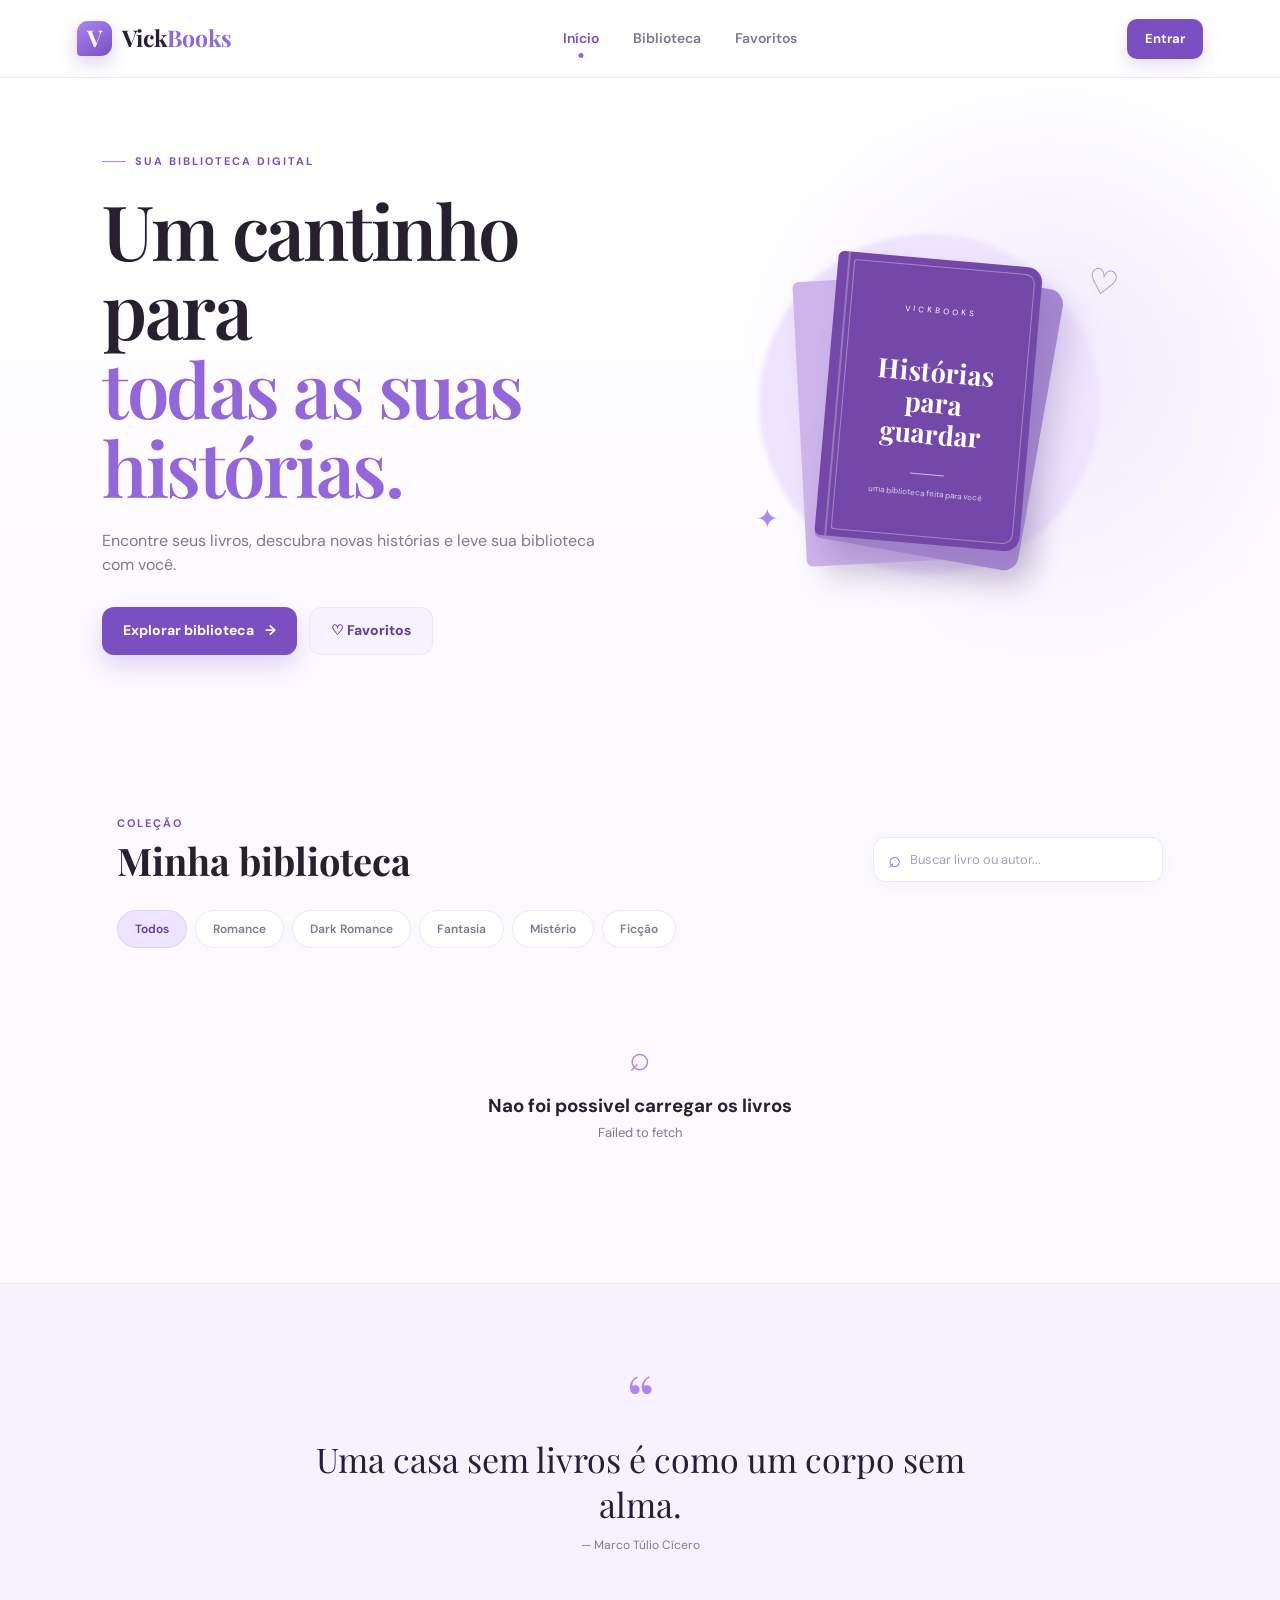
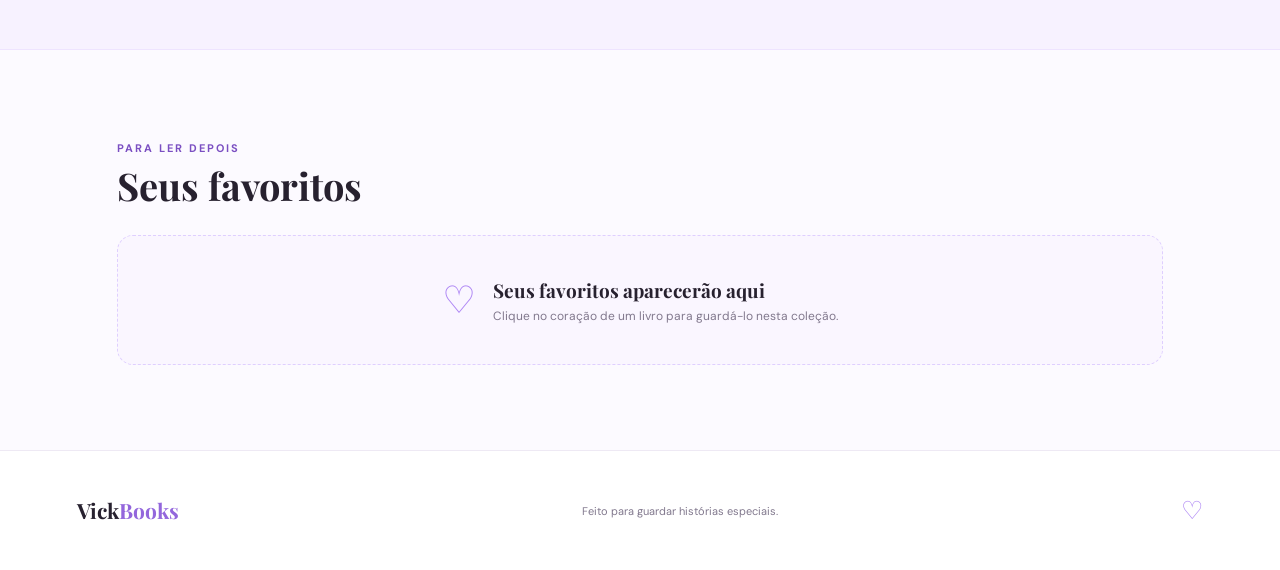
<file: front/index.html>
<!DOCTYPE html>
<html lang="pt-BR">
<head>
  <meta charset="UTF-8">
  <meta name="viewport" content="width=device-width, initial-scale=1.0">
  <meta name="description" content="VickBooks — sua biblioteca digital pessoal.">
  <title>VickBooks — Sua biblioteca</title>
  <link rel="preconnect" href="https://fonts.googleapis.com">
  <link rel="preconnect" href="https://fonts.gstatic.com" crossorigin>
  <link href="https://fonts.googleapis.com/css2?family=DM+Sans:wght@400;500;600;700&family=Playfair+Display:wght@500;600;700&display=swap" rel="stylesheet">
  <link rel="stylesheet" href="style.css">
</head>
<body>
  <header class="header">
    <a class="brand" href="#">
      <span class="brand-mark">V</span>
      <span>Vick<span>Books</span></span>
    </a>

    <nav class="nav">
      <a class="active" href="#inicio">Início</a>
      <a href="#biblioteca">Biblioteca</a>
      <a href="#favoritos">Favoritos</a>
    </nav>

    <a class="login-btn" id="loginButton" href="login.html">Entrar</a>

    <button class="icon-btn mobile-menu" id="menuBtn" aria-label="Abrir menu">☰</button>
  </header>

  <main>
    <section class="hero" id="inicio">
      <div class="hero-content">
        <div class="eyebrow"><span></span> SUA BIBLIOTECA DIGITAL</div>
        <h1>Um cantinho para<br><em>todas as suas histórias.</em></h1>
        <p>Encontre seus livros, descubra novas histórias e leve sua biblioteca com você.</p>

        <div class="hero-actions">
          <a href="#biblioteca" class="btn primary">Explorar biblioteca <span>→</span></a>
          <a href="#favoritos" class="btn secondary">♡ Favoritos</a>
        </div>
      </div>

      <div class="hero-art" aria-hidden="true">
        <div class="glow"></div>
        <div class="book-stack">
          <div class="book book-back"></div>
          <div class="book book-middle"></div>
          <div class="book book-front">
            <div class="book-cover">
              <span class="cover-small">VICKBOOKS</span>
              <strong>Histórias<br>para guardar</strong>
              <span class="cover-line"></span>
              <small>uma biblioteca feita para você</small>
            </div>
          </div>
        </div>
        <span class="floating-heart">♡</span>
        <span class="floating-star">✦</span>
      </div>
    </section>

    <section class="section" id="biblioteca">
      <div class="section-heading">
        <div>
          <span class="section-label">COLEÇÃO</span>
          <h2>Minha biblioteca</h2>
        </div>
        <div class="search-wrap">
          <span>⌕</span>
          <input id="searchInput" type="search" placeholder="Buscar livro ou autor..." aria-label="Buscar livro ou autor">
        </div>
      </div>

      <div class="category-row" id="categories">
        <button class="category active" data-category="Todos">Todos</button>
        <button class="category" data-category="Romance">Romance</button>
        <button class="category" data-category="Dark Romance">Dark Romance</button>
        <button class="category" data-category="Fantasia">Fantasia</button>
        <button class="category" data-category="Mistério">Mistério</button>
        <button class="category" data-category="Ficção">Ficção</button>
      </div>

      <div class="book-grid" id="bookGrid"></div>
      <div class="empty-state" id="emptyState">
        <div>⌕</div>
        <h3>Nenhum livro encontrado</h3>
        <p>Tente outro título, autor ou categoria.</p>
      </div>
    </section>

    <section class="quote-section">
      <div class="quote-mark">“</div>
      <blockquote>
        Uma casa sem livros é como um corpo sem alma.
      </blockquote>
      <p>— Marco Túlio Cícero</p>
    </section>

    <section class="section favorites-section" id="favoritos">
      <div class="section-heading">
        <div>
          <span class="section-label">PARA LER DEPOIS</span>
          <h2>Seus favoritos</h2>
        </div>
      </div>
      <div class="favorite-message" id="favoriteMessage">
        <span>♡</span>
        <div>
          <h3>Seus favoritos aparecerão aqui</h3>
          <p>Clique no coração de um livro para guardá-lo nesta coleção.</p>
        </div>
      </div>
      <div class="book-grid" id="favoriteGrid"></div>
    </section>
  </main>

  <footer>
    <div class="footer-brand">Vick<span>Books</span></div>
    <p>Feito para guardar histórias especiais.</p>
    <span class="footer-heart">♡</span>
  </footer>

  <script src="script.js"></script>
  <script>
    const loginButton = document.getElementById("loginButton");
    const loggedUser = localStorage.getItem("vickbooks-user");
    if (loginButton && localStorage.getItem("vickbooks-token")) {
      loginButton.textContent = loggedUser ? `Sair (${loggedUser})` : "Sair";
      loginButton.href = "#";
      loginButton.addEventListener("click", (event) => {
        event.preventDefault();
        localStorage.removeItem("vickbooks-token");
        localStorage.removeItem("vickbooks-user");
        window.location.reload();
      });
    }
  </script>
</body>
</html>
</file>
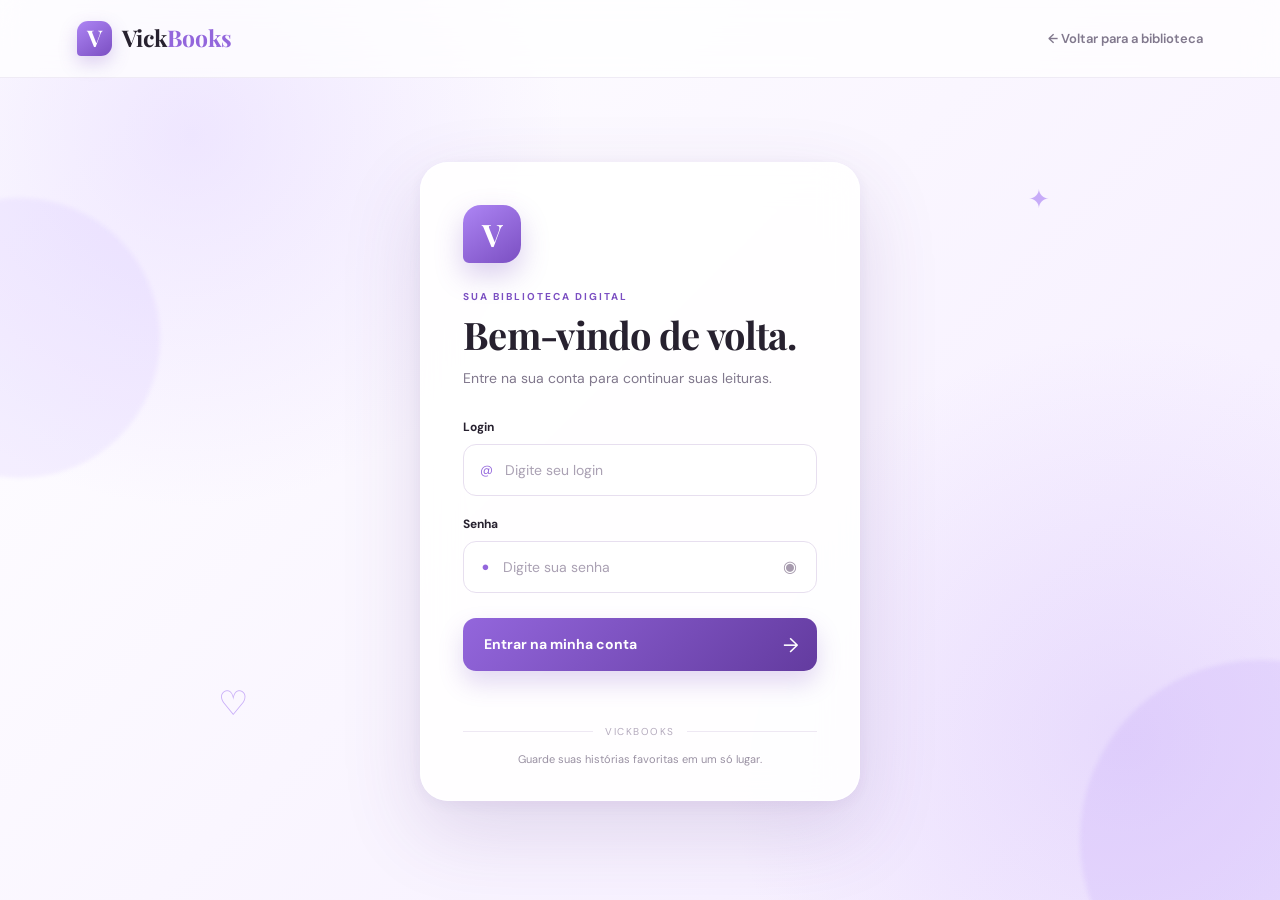
<file: front/login.html>
<!DOCTYPE html>
<html lang="pt-BR">
<head>
  <meta charset="UTF-8">
  <meta name="viewport" content="width=device-width, initial-scale=1.0">
  <meta name="description" content="Entrar na sua conta VickBooks.">
  <title>VickBooks — Entrar</title>
  <link rel="preconnect" href="https://fonts.googleapis.com">
  <link rel="preconnect" href="https://fonts.gstatic.com" crossorigin>
  <link href="https://fonts.googleapis.com/css2?family=DM+Sans:wght@400;500;600;700&family=Playfair+Display:wght@500;600;700&display=swap" rel="stylesheet">
  <link rel="stylesheet" href="style.css">
</head>
<body class="login-page">
  <div class="login-background" aria-hidden="true">
    <span class="login-orb orb-one"></span>
    <span class="login-orb orb-two"></span>
    <span class="login-spark spark-one">✦</span>
    <span class="login-spark spark-two">♡</span>
  </div>

  <header class="login-header">
    <a class="brand" href="index.html">
      <span class="brand-mark">V</span>
      <span>Vick<span>Books</span></span>
    </a>
    <a class="back-home" href="index.html">← Voltar para a biblioteca</a>
  </header>

  <main class="login-main">
    <section class="login-card" aria-labelledby="loginTitle">
      <div class="login-logo">V</div>
      <span class="login-kicker">SUA BIBLIOTECA DIGITAL</span>
      <h1 id="loginTitle">Bem-vindo de volta.</h1>
      <p class="login-subtitle">Entre na sua conta para continuar suas leituras.</p>

      <form class="login-form" id="loginForm">
        <div class="login-field">
          <label for="login">Login</label>
          <div class="login-input-wrap">
            <span class="field-icon">@</span>
            <input id="login" name="login" type="text" placeholder="Digite seu login" autocomplete="username" required>
          </div>
        </div>

        <div class="login-field">
          <div class="password-label">
            <label for="senha">Senha</label>
          </div>
          <div class="login-input-wrap">
            <span class="field-icon">●</span>
            <input id="senha" name="senha" type="password" placeholder="Digite sua senha" autocomplete="current-password" required>
            <button type="button" class="show-password" id="showPassword" aria-label="Mostrar senha">◉</button>
          </div>
        </div>

        <button class="login-submit" id="loginSubmit" type="submit">
          <span>Entrar na minha conta</span>
          <strong>→</strong>
        </button>

        <p class="login-message" id="loginMessage" aria-live="polite"></p>
      </form>

      <div class="login-divider"><span>VickBooks</span></div>
      <p class="login-footer-text">Guarde suas histórias favoritas em um só lugar.</p>
    </section>
  </main>

  <script>
    const BASE_URL = "https://vickbooks-api.onrender.com";
    const form = document.getElementById("loginForm");
    const message = document.getElementById("loginMessage");
    const submitButton = document.getElementById("loginSubmit");
    const senhaInput = document.getElementById("senha");
    const showPassword = document.getElementById("showPassword");

    showPassword.addEventListener("click", () => {
      const visible = senhaInput.type === "text";
      senhaInput.type = visible ? "password" : "text";
      showPassword.textContent = visible ? "◉" : "◌";
    });

    form.addEventListener("submit", async (event) => {
      event.preventDefault();

      const login = document.getElementById("login").value.trim();
      const senha = senhaInput.value;

      if (!login || !senha) {
        message.className = "login-message error";
        message.textContent = "Preencha o login e a senha.";
        return;
      }

      submitButton.disabled = true;
      submitButton.classList.add("loading");
      submitButton.querySelector("span").textContent = "Entrando...";
      message.className = "login-message";
      message.textContent = "";

      try {
        const response = await fetch(`${BASE_URL}/auth/login`, {
          method: "POST",
          headers: {
            "Content-Type": "application/json"
          },
          body: JSON.stringify({ login, senha })
        });

        const data = await response.json().catch(() => ({}));

        if (!response.ok) {
          throw new Error(data.message || "Login ou senha incorretos.");
        }

        const token = data.token || data.accessToken || data.access_token;

        if (!token) {
          throw new Error("A API nao retornou um token de acesso.");
        }

        localStorage.setItem("vickbooks-token", token);
        localStorage.setItem("vickbooks-user", login);

        message.className = "login-message success";
        message.textContent = "Login realizado! Abrindo sua biblioteca...";

        setTimeout(() => {
          window.location.href = "index.html";
        }, 500);
      } catch (error) {
        console.error("Erro no login:", error);
        message.className = "login-message error";
        message.textContent = error.message || "Nao foi possivel entrar. Verifique a API.";
        submitButton.disabled = false;
        submitButton.classList.remove("loading");
        submitButton.querySelector("span").textContent = "Entrar na minha conta";
      }
    });
  </script>
</body>
</html>
</file>
<file: front/style.css>
* {
  box-sizing: border-box;
  margin: 0;
  padding: 0;
}

:root {
  --white: #fff;
  --bg: #fcfaff;
  --surface: #ffffff;
  --lavender-50: #f7f2ff;
  --lavender-100: #eee4ff;
  --lavender-200: #dfcfff;
  --lavender-300: #c8adff;
  --lavender-400: #ad85f4;
  --lavender-500: #9366dc;
  --lavender-600: #7b4fc2;
  --lavender-700: #633b9f;
  --ink: #27212f;
  --muted: #81788d;
  --border: #eee9f4;
  --shadow: 0 18px 50px rgba(91, 56, 135, .10);
}

html {
  scroll-behavior: smooth;
}

body {
  background: var(--bg);
  color: var(--ink);
  font-family: "DM Sans", sans-serif;
  line-height: 1.5;
}

a {
  color: inherit;
  text-decoration: none;
}

button,
input {
  font: inherit;
}

.header {
  height: 78px;
  padding: 0 6%;
  display: flex;
  align-items: center;
  justify-content: space-between;
  background: rgba(255,255,255,.90);
  backdrop-filter: blur(16px);
  border-bottom: 1px solid var(--border);
  position: sticky;
  top: 0;
  z-index: 20;
}

.brand {
  display: flex;
  align-items: center;
  gap: 10px;
  font-family: "Playfair Display", serif;
  font-size: 23px;
  font-weight: 700;
}

.brand > span:last-child span,
.footer-brand span {
  color: var(--lavender-500);
}

.brand-mark {
  width: 35px;
  height: 35px;
  border-radius: 11px 11px 11px 4px;
  display: grid;
  place-items: center;
  color: white;
  background: linear-gradient(145deg, var(--lavender-400), var(--lavender-600));
  box-shadow: 0 7px 18px rgba(123,79,194,.25);
  font-family: "Playfair Display", serif;
}

.nav {
  display: flex;
  gap: 34px;
  color: var(--muted);
  font-size: 14px;
  font-weight: 600;
}

.nav a {
  position: relative;
  padding: 28px 0;
}

.nav a:hover,
.nav a.active {
  color: var(--lavender-600);
}

.nav a.active::after {
  content: "";
  position: absolute;
  left: 50%;
  bottom: 19px;
  width: 5px;
  height: 5px;
  transform: translateX(-50%);
  border-radius: 50%;
  background: var(--lavender-500);
}


.login-btn {
  display: inline-flex;
  align-items: center;
  justify-content: center;
  min-height: 40px;
  padding: 0 18px;
  border-radius: 10px;
  color: #fff;
  background: var(--lavender-600);
  font-size: 13px;
  font-weight: 700;
  box-shadow: 0 7px 18px rgba(123,79,194,.18);
  transition: .25s ease;
}

.login-btn:hover {
  background: var(--lavender-700);
  transform: translateY(-1px);
}

.icon-btn {
  border: 0;
  background: transparent;
  cursor: pointer;
}

.mobile-menu {
  display: none;
  color: var(--lavender-600);
  font-size: 24px;
}

.hero {
  min-height: 600px;
  padding: 75px 8% 70px;
  display: grid;
  grid-template-columns: 1.05fr .95fr;
  align-items: center;
  gap: 30px;
  overflow: hidden;
  background:
    radial-gradient(circle at 82% 44%, rgba(207,180,255,.25), transparent 28%),
    linear-gradient(180deg, #fff 0%, #fcf9ff 100%);
}

.hero-content {
  max-width: 620px;
}

.eyebrow,
.section-label {
  color: var(--lavender-600);
  letter-spacing: 2px;
  font-size: 11px;
  font-weight: 700;
}

.eyebrow {
  display: flex;
  align-items: center;
  gap: 9px;
  margin-bottom: 20px;
}

.eyebrow span {
  width: 24px;
  height: 1px;
  background: var(--lavender-400);
}

.hero h1 {
  font-family: "Playfair Display", serif;
  font-size: clamp(48px, 6vw, 76px);
  line-height: 1.04;
  letter-spacing: -2.5px;
  font-weight: 600;
}

.hero h1 em {
  color: var(--lavender-500);
  font-style: normal;
}

.hero p {
  max-width: 500px;
  margin: 23px 0 30px;
  color: var(--muted);
  font-size: 16px;
}

.hero-actions {
  display: flex;
  gap: 12px;
  flex-wrap: wrap;
}

.btn {
  min-height: 48px;
  padding: 0 21px;
  display: inline-flex;
  align-items: center;
  justify-content: center;
  gap: 11px;
  border-radius: 12px;
  font-size: 14px;
  font-weight: 700;
  transition: .25s ease;
}

.btn.primary {
  color: #fff;
  background: var(--lavender-600);
  box-shadow: 0 10px 25px rgba(123,79,194,.22);
}

.btn.primary:hover {
  transform: translateY(-2px);
  background: var(--lavender-700);
}

.btn.secondary {
  color: var(--lavender-700);
  background: var(--lavender-50);
  border: 1px solid var(--lavender-100);
}

.btn.secondary:hover {
  background: var(--lavender-100);
}

.hero-art {
  min-height: 410px;
  position: relative;
  display: grid;
  place-items: center;
}

.glow {
  position: absolute;
  width: 340px;
  height: 340px;
  border-radius: 50%;
  background: var(--lavender-100);
  filter: blur(2px);
}

.book-stack {
  width: 240px;
  height: 330px;
  position: relative;
  transform: rotate(5deg);
  z-index: 2;
}

.book {
  position: absolute;
  width: 205px;
  height: 285px;
  left: 17px;
  top: 22px;
  border-radius: 6px 15px 15px 6px;
  box-shadow: 14px 18px 30px rgba(74,48,106,.13);
}

.book-back {
  background: #cdb5ec;
  transform: translate(-25px, 18px) rotate(-8deg);
}

.book-middle {
  background: #a88bd3;
  transform: translate(12px, 10px) rotate(5deg);
}

.book-front {
  padding: 7px 7px 7px 16px;
  background: #7448a8;
  transform: translateY(-2px);
}

.book-front::before {
  content: "";
  position: absolute;
  left: 10px;
  top: 0;
  width: 2px;
  height: 100%;
  background: rgba(255,255,255,.25);
}

.book-cover {
  height: 100%;
  border: 1px solid rgba(255,255,255,.35);
  border-radius: 3px 10px 10px 3px;
  color: #fff;
  display: flex;
  flex-direction: column;
  align-items: center;
  justify-content: center;
  text-align: center;
  padding: 25px;
}

.cover-small {
  font-size: 8px;
  letter-spacing: 3px;
  margin-bottom: 40px;
}

.book-cover strong {
  font-family: "Playfair Display", serif;
  font-size: 27px;
  line-height: 1.15;
}

.cover-line {
  width: 34px;
  height: 1px;
  margin: 25px 0 12px;
  background: rgba(255,255,255,.65);
}

.book-cover small {
  font-size: 8px;
  opacity: .75;
}

.floating-heart,
.floating-star {
  position: absolute;
  color: var(--lavender-400);
  z-index: 4;
}

.floating-heart {
  right: 12%;
  top: 14%;
  font-size: 35px;
  transform: rotate(12deg);
}

.floating-star {
  left: 15%;
  bottom: 17%;
  font-size: 27px;
}

.section {
  max-width: 1200px;
  margin: 0 auto;
  padding: 85px 6%;
}

.section-heading {
  display: flex;
  align-items: end;
  justify-content: space-between;
  gap: 25px;
  margin-bottom: 28px;
}

.section h2 {
  font-family: "Playfair Display", serif;
  font-size: 38px;
  line-height: 1.15;
  margin-top: 5px;
}

.search-wrap {
  width: 290px;
  height: 45px;
  display: flex;
  align-items: center;
  gap: 9px;
  padding: 0 14px;
  border: 1px solid var(--border);
  border-radius: 12px;
  background: var(--white);
  box-shadow: 0 4px 20px rgba(53,35,73,.03);
}

.search-wrap span {
  color: var(--lavender-500);
  font-size: 22px;
}

.search-wrap input {
  width: 100%;
  border: 0;
  outline: 0;
  color: var(--ink);
  background: transparent;
  font-size: 13px;
}

.search-wrap input::placeholder {
  color: #aaa2b2;
}

.category-row {
  display: flex;
  gap: 8px;
  margin-bottom: 28px;
  flex-wrap: wrap;
}

.category {
  padding: 9px 17px;
  border: 1px solid var(--border);
  border-radius: 100px;
  color: var(--muted);
  background: white;
  cursor: pointer;
  font-size: 12px;
  font-weight: 600;
  transition: .2s;
}

.category:hover,
.category.active {
  color: var(--lavender-700);
  background: var(--lavender-100);
  border-color: var(--lavender-200);
}

.book-grid {
  display: grid;
  grid-template-columns: repeat(4, 1fr);
  gap: 23px;
}

.book-card {
  background: white;
  border: 1px solid var(--border);
  border-radius: 15px;
  overflow: hidden;
  box-shadow: 0 8px 25px rgba(53,35,73,.04);
  transition: .25s ease;
}

.book-card:hover {
  transform: translateY(-5px);
  box-shadow: var(--shadow);
}

.cover {
  height: 275px;
  position: relative;
  display: flex;
  align-items: center;
  justify-content: center;
  overflow: hidden;
}

.cover::after {
  content: "";
  position: absolute;
  inset: 0;
  background: linear-gradient(130deg, rgba(255,255,255,.15), transparent 45%);
  pointer-events: none;
}

.cover-inner {
  width: 76%;
  height: 82%;
  padding: 18px;
  border: 1px solid rgba(255,255,255,.45);
  color: #fff;
  text-align: center;
  display: flex;
  flex-direction: column;
  align-items: center;
  justify-content: center;
  box-shadow: 8px 12px 22px rgba(0,0,0,.13);
}

.cover-inner strong {
  font-family: "Playfair Display", serif;
  font-size: 22px;
  line-height: 1.12;
}

.cover-inner small {
  margin-top: 14px;
  font-size: 9px;
  opacity: .82;
}

.cover-romance { background: linear-gradient(145deg, #d8b6eb, #a979c7); }
.cover-fantasy { background: linear-gradient(145deg, #9276bd, #59427f); }
.cover-mystery { background: linear-gradient(145deg, #7d7690, #3e384e); }
.cover-fiction { background: linear-gradient(145deg, #bba6d7, #8065a4); }
.cover-dark-romance { background: linear-gradient(145deg, #5a3b5f, #2d1f35); }

.card-body {
  padding: 17px 17px 18px;
}

.card-category {
  color: var(--lavender-600);
  text-transform: uppercase;
  letter-spacing: 1.2px;
  font-size: 9px;
  font-weight: 700;
}

.card-title {
  font-family: "Playfair Display", serif;
  font-size: 19px;
  margin: 4px 0 2px;
}

.card-author {
  color: var(--muted);
  font-size: 11px;
}

.card-footer {
  display: flex;
  justify-content: space-between;
  align-items: center;
  margin-top: 14px;
}

.read-btn {
  color: var(--lavender-600);
  font-size: 11px;
  font-weight: 700;
}

.favorite-btn {
  width: 31px;
  height: 31px;
  border: 1px solid var(--border);
  border-radius: 50%;
  color: #aaa1b2;
  background: white;
  cursor: pointer;
  transition: .2s;
}

.favorite-btn:hover,
.favorite-btn.active {
  color: var(--lavender-600);
  border-color: var(--lavender-200);
  background: var(--lavender-50);
}

.empty-state {
  display: none;
  padding: 55px 20px;
  text-align: center;
  color: var(--muted);
}

.empty-state > div {
  font-size: 36px;
  color: var(--lavender-400);
}

.empty-state h3 {
  color: var(--ink);
  margin: 7px 0 3px;
}

.empty-state p {
  font-size: 13px;
}

.quote-section {
  padding: 95px 20px;
  text-align: center;
  background: var(--lavender-50);
  border-top: 1px solid var(--lavender-100);
  border-bottom: 1px solid var(--lavender-100);
}

.quote-mark {
  color: var(--lavender-400);
  font-family: "Playfair Display", serif;
  font-size: 70px;
  line-height: .55;
}

blockquote {
  max-width: 650px;
  margin: 20px auto 10px;
  font-family: "Playfair Display", serif;
  font-size: clamp(24px, 3vw, 34px);
  line-height: 1.3;
}

.quote-section p {
  color: var(--muted);
  font-size: 12px;
}

.favorite-message {
  min-height: 130px;
  display: flex;
  align-items: center;
  justify-content: center;
  gap: 17px;
  padding: 30px;
  border: 1px dashed var(--lavender-200);
  border-radius: 16px;
  background: rgba(247,242,255,.55);
  color: var(--muted);
}

.favorite-message > span {
  font-size: 38px;
  color: var(--lavender-400);
}

.favorite-message h3 {
  color: var(--ink);
  font-family: "Playfair Display", serif;
  font-size: 19px;
}

.favorite-message p {
  font-size: 12px;
  margin-top: 3px;
}

#favoriteGrid:empty {
  display: none;
}

footer {
  min-height: 120px;
  padding: 35px 6%;
  display: flex;
  align-items: center;
  justify-content: space-between;
  gap: 20px;
  color: var(--muted);
  background: white;
  border-top: 1px solid var(--border);
}

.footer-brand {
  color: var(--ink);
  font-family: "Playfair Display", serif;
  font-size: 21px;
  font-weight: 700;
}

footer p {
  font-size: 11px;
}

.footer-heart {
  color: var(--lavender-400);
  font-size: 25px;
}

@media (max-width: 900px) {
  .hero {
    grid-template-columns: 1fr;
    padding-top: 60px;
  }

  .hero-art {
    min-height: 350px;
  }

  .book-grid {
    grid-template-columns: repeat(2, 1fr);
  }
}

@media (max-width: 650px) {
  .header {
    height: 68px;
    padding: 0 5%;
  }

  .nav {
    display: none;
    position: absolute;
    left: 0;
    right: 0;
    top: 68px;
    padding: 10px 5% 18px;
    flex-direction: column;
    gap: 0;
    background: white;
    border-bottom: 1px solid var(--border);
  }

  .nav.open {
    display: flex;
  }

  .nav a {
    padding: 13px 0;
  }

  .nav a.active::after {
    display: none;
  }

  .mobile-menu {
    display: block;
  }

  .hero {
    padding: 55px 7% 35px;
  }

  .hero h1 {
    font-size: 46px;
    letter-spacing: -1.5px;
  }

  .hero-art {
    min-height: 300px;
  }

  .book-stack {
    transform: scale(.82) rotate(5deg);
  }

  .section {
    padding: 65px 7%;
  }

  .section-heading {
    align-items: stretch;
    flex-direction: column;
  }

  .search-wrap {
    width: 100%;
  }

  .section h2 {
    font-size: 33px;
  }

  .book-grid {
    grid-template-columns: repeat(2, 1fr);
    gap: 13px;
  }

  .cover {
    height: 210px;
  }

  .cover-inner strong {
    font-size: 17px;
  }

  .card-body {
    padding: 13px;
  }

  .card-title {
    font-size: 16px;
  }

  footer {
    flex-direction: column;
    text-align: center;
  }

  .cover {
  width: 100%;
  height: 280px; 
  position: relative;
  overflow: hidden;
  background-color: #f0f0f0;
  border-top-left-radius: 8px;
  border-top-right-radius: 8px;
}

.cover img {
  width: 100%;
  height: 100%;
  object-fit: cover;
}
}


@media (max-width: 700px) {
  .login-btn {
    min-height: 36px;
    padding: 0 13px;
    font-size: 12px;
  }
}

/* =========================
   LOGIN VICKBOOKS
   ========================= */
.login-page {
  min-height: 100vh;
  background:
    radial-gradient(circle at 15% 15%, rgba(200,173,255,.28), transparent 28%),
    radial-gradient(circle at 88% 82%, rgba(173,133,244,.20), transparent 30%),
    linear-gradient(135deg, #fff 0%, #faf6ff 48%, #f4ecff 100%);
  overflow-x: hidden;
}

.login-background {
  position: fixed;
  inset: 0;
  pointer-events: none;
  overflow: hidden;
  z-index: 0;
}

.login-orb {
  position: absolute;
  display: block;
  border-radius: 50%;
  filter: blur(2px);
}

.orb-one {
  width: 280px;
  height: 280px;
  left: -120px;
  top: 22%;
  background: rgba(200,173,255,.16);
}

.orb-two {
  width: 360px;
  height: 360px;
  right: -160px;
  bottom: -120px;
  background: rgba(173,133,244,.15);
}

.login-spark {
  position: absolute;
  color: var(--lavender-400);
  opacity: .65;
}

.spark-one { top: 20%; right: 18%; font-size: 26px; }
.spark-two { bottom: 19%; left: 17%; font-size: 34px; }

.login-header {
  position: relative;
  z-index: 5;
  height: 78px;
  padding: 0 6%;
  display: flex;
  align-items: center;
  justify-content: space-between;
  background: rgba(255,255,255,.72);
  backdrop-filter: blur(16px);
  border-bottom: 1px solid rgba(238,233,244,.9);
}

.back-home {
  color: var(--muted);
  font-size: 13px;
  font-weight: 600;
  transition: .2s ease;
}

.back-home:hover { color: var(--lavender-600); }

.login-main {
  position: relative;
  z-index: 2;
  min-height: calc(100vh - 78px);
  padding: 55px 20px 70px;
  display: flex;
  align-items: center;
  justify-content: center;
}

.login-card {
  width: min(440px, 100%);
  padding: 42px 42px 32px;
  border: 1px solid rgba(255,255,255,.95);
  border-radius: 28px;
  background: rgba(255,255,255,.90);
  box-shadow: 0 30px 80px rgba(91,56,135,.16), 0 4px 18px rgba(91,56,135,.06);
  backdrop-filter: blur(18px);
}

.login-logo {
  width: 58px;
  height: 58px;
  display: grid;
  place-items: center;
  margin-bottom: 20px;
  border-radius: 18px 18px 18px 6px;
  color: #fff;
  background: linear-gradient(145deg, var(--lavender-400), var(--lavender-600));
  box-shadow: 0 12px 28px rgba(123,79,194,.28);
  font: 700 31px "Playfair Display", serif;
}

.login-kicker {
  color: var(--lavender-600);
  font-size: 10px;
  font-weight: 700;
  letter-spacing: 2px;
}

.login-card h1 {
  margin-top: 7px;
  color: var(--ink);
  font: 700 38px/1.12 "Playfair Display", serif;
  letter-spacing: -.7px;
}

.login-subtitle {
  margin-top: 11px;
  color: var(--muted);
  font-size: 14px;
}

.login-form {
  margin-top: 29px;
}

.login-field + .login-field { margin-top: 19px; }

.login-field label {
  display: block;
  margin-bottom: 8px;
  color: var(--ink);
  font-size: 12px;
  font-weight: 700;
}

.login-input-wrap {
  height: 52px;
  display: flex;
  align-items: center;
  gap: 10px;
  padding: 0 14px;
  border: 1px solid #e7dfef;
  border-radius: 13px;
  background: #fff;
  transition: .2s ease;
}

.login-input-wrap:focus-within {
  border-color: var(--lavender-400);
  box-shadow: 0 0 0 4px rgba(173,133,244,.12);
}

.field-icon {
  width: 18px;
  color: var(--lavender-500);
  font-size: 13px;
  text-align: center;
}

.login-input-wrap input {
  width: 100%;
  height: 100%;
  border: 0;
  outline: 0;
  background: transparent;
  color: var(--ink);
  font-size: 14px;
}

.login-input-wrap input::placeholder { color: #aaa1b3; }

.show-password {
  border: 0;
  padding: 5px;
  background: transparent;
  color: #a79bae;
  cursor: pointer;
}

.show-password:hover { color: var(--lavender-600); }

.login-submit {
  width: 100%;
  height: 53px;
  margin-top: 25px;
  display: flex;
  align-items: center;
  justify-content: space-between;
  padding: 0 18px 0 21px;
  border: 0;
  border-radius: 13px;
  color: #fff;
  background: linear-gradient(135deg, var(--lavender-500), var(--lavender-700));
  box-shadow: 0 12px 25px rgba(123,79,194,.22);
  font-size: 14px;
  font-weight: 700;
  cursor: pointer;
  transition: .22s ease;
}

.login-submit:hover:not(:disabled) {
  transform: translateY(-2px);
  box-shadow: 0 16px 30px rgba(123,79,194,.28);
}

.login-submit strong { font-size: 20px; font-weight: 400; }
.login-submit:disabled { opacity: .72; cursor: wait; }
.login-submit.loading strong { opacity: 0; }

.login-message {
  min-height: 21px;
  margin-top: 12px;
  font-size: 12px;
  font-weight: 600;
  text-align: center;
}

.login-message.error { color: #c34d70; }
.login-message.success { color: #4d946e; }

.login-divider {
  display: flex;
  align-items: center;
  gap: 12px;
  margin-top: 20px;
  color: #b4aabd;
  font-size: 10px;
  letter-spacing: 1.5px;
  text-transform: uppercase;
}

.login-divider::before,
.login-divider::after {
  content: "";
  height: 1px;
  flex: 1;
  background: #eee8f3;
}

.login-footer-text {
  margin-top: 12px;
  color: #9a91a3;
  font-size: 11px;
  text-align: center;
}

@media (max-width: 650px) {
  .login-header { height: 68px; padding: 0 5%; }
  .login-header .back-home { font-size: 11px; }
  .login-main { min-height: calc(100vh - 68px); padding: 30px 15px 45px; }
  .login-card { padding: 32px 24px 27px; border-radius: 22px; }
  .login-card h1 { font-size: 32px; }
  .login-logo { width: 52px; height: 52px; font-size: 27px; }
}
</file>
